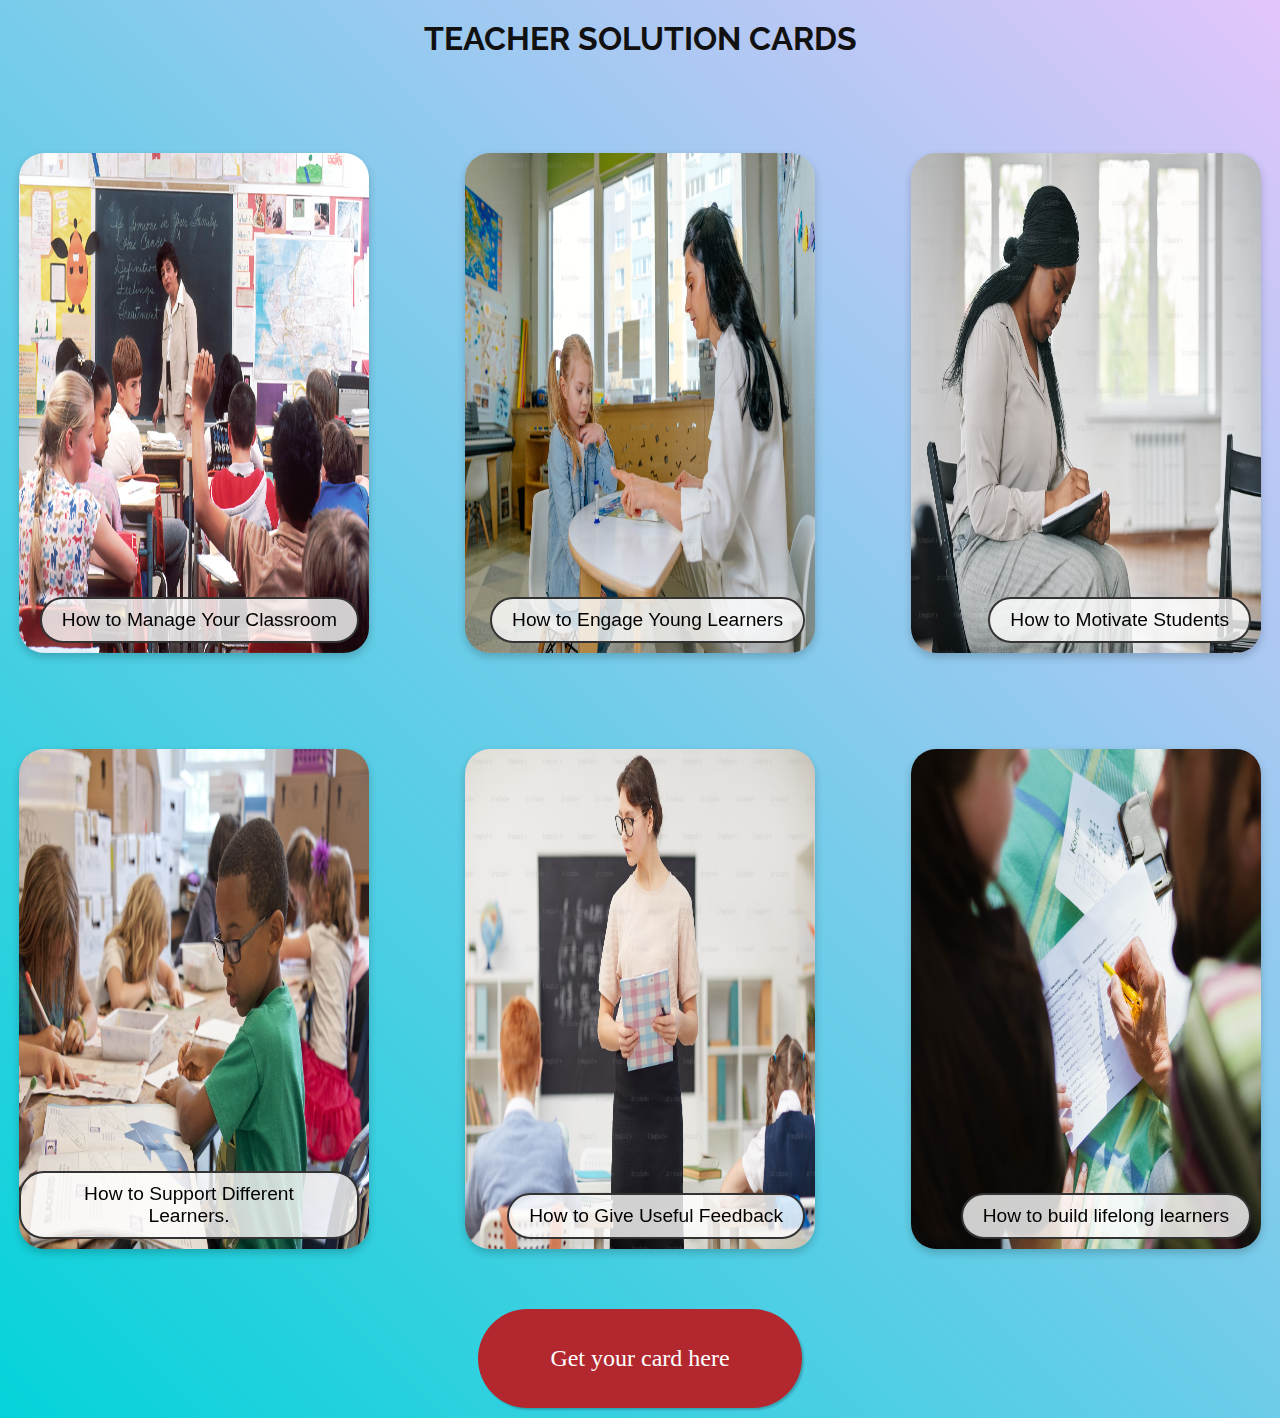
<file: 1.html>
<!DOCTYPE html>
<html lang="en">
<head>
    <meta charset="utf-8">
    <meta name="viewport" content="width=device-width, initial-scale=1">
    <link href="https://fonts.googleapis.com/css2?family=Raleway:wght@400;700&display=swap" rel="stylesheet">
    <link rel="stylesheet" type="text/css" href="style.css">
    <title>Flip Card</title>
</head>
<body>
    <h1>TEACHER SOLUTION CARDS</h1>
  
    <div class="wrapper1">
        <div class="top">
            <div class="flip-card card1">
                <div class="flip-card-inner">
                    <div class="flip-card-front">
                        <img src="photo-1577896851231-70ef18881754.avif" class="image1" width="350px" height="500px">
                        <div class="problem-text">
                            <p>How to Manage Your Classroom</p>
                        </div>
                    </div>
                    <div class="flip-card-back">
                        <h1>SOLUTION</h1>
                        <br>
                        <h3>Start with clear rules and routines for a calm learning atmosphere.</h3>
                        <br>
                        <br>
                        <br>
                        <p>Example: Use visuals and songs to help young children follow daily routines effectively.</p>
                        <br>
                        <br>
                        <br>
                        <h2>Age 3-6 years</h2>
                    </div>
                </div>
            </div>
            <div class="flip-card card2">
                <div class="flip-card-inner">
                    <div class="flip-card-front">
                        <img src="premium_photo-1661724564774-69a5c92a56da.avif" class="image1" width="350px" height="500px">
                        <div class="problem-text">
                            <p>How to Engage Young Learners</p>
                        </div>
                    </div>
                    <div class="flip-card-back">
                        <h1>SOLUTION</h1>
                        <br>
                        <h3>Use fun activities that involve them actively in learning.</h3>
                        <br>
                        <br>
                        <br>
                        <p>Example: Incorporate interactive storytelling and sensory play activities to keep their attention.</p>
                        <br>
                        <br>
                        <br>
                        <h2>Age 3-6 years</h2>
                    </div>
                </div>
            </div>
            <div class="flip-card card3">
                <div class="flip-card-inner">
                    <div class="flip-card-front">
                        <img src="premium_photo-1663040577595-316e4c773fce.avif" class="image1" width="350px" height="500px">
                        <div class="problem-text">
                            <p>How to Motivate Students</p>
                        </div>
                    </div>
                    <div class="flip-card-back">
                        <h1>SOLUTION</h1>
                        <br>
                        <h3>Connect lessons to their interests and the real world.</h3>
                        <br>
                        <br>
                        <br>
                        <p>Example: Integrate project-based learning where students solve real-life problems relevant to our communities.</p>
                        <br>
                        <br>
                        <br>
                        <h2>Age 11-14 years</h2>
                    </div>
                </div>
            </div>
        </div>
    </div>

    <div class="wrapper2">
        <div class="bottom">
            <div class="flip-card card4">
                <div class="flip-card-inner">
                    <div class="flip-card-front">
                        <img src="photo-1588072432836-e10032774350.avif" class="image1" width="350px" height="500px">
                        <div class="problem-text">
                            <p>How to Support Different Learners.</p>
                        </div>
                    </div>
                    <div class="flip-card-back">
                        <h1>SOLUTION</h1>
                        <br>
                        <h3>Use different teaching methods to help each student succeed.</h3>
                        <br>
                        <br>
                        <br>
                        <p>Example: Implement group activities like debates or collaborative research projects that cater to different strengths and preferences.</p>
                        <br>
                        <br>
                        <br>
                        <h2>Age 11-14 years</h2>
                    </div>
                </div>
            </div>
            <div class="flip-card card5">
                <div class="flip-card-inner">
                    <div class="flip-card-front">
                        <img src="premium_photo-1661901004198-0771cc6d5a53.avif" class="image1" width="350px" height="500px">
                        <div class="problem-text">
                            <p>How to Give Useful Feedback</p>
                        </div>
                    </div>
                    <div class="flip-card-back">
                        <h1>SOLUTION</h1>
                        <br>
                        <h3>Give feedback right away and show them what they can do better.</h3>
                        <br>
                        <br>
                        <br>
                        <p>Example: Use peer assessment and self-reflection exercises to encourage students to take ownership of their learning outcomes.</p>
                        <br>
                        <br>
                        <br>
                        <h2>Age 15-18 years</h2>
                    </div>
                </div>
            </div>
            <div class="flip-card card6">
                <div class="flip-card-inner">
                    <div class="flip-card-front">
                        <img src="photo-1589395937658-0557e7d89fad.avif" class="image1" width="350px" height="500px">
                        <div class="problem-text">
                            <p>How to build lifelong learners</p>
                        </div>
                    </div>
                    <div class="flip-card-back">
                        <h1>SOLUTION</h1>
                        <br>
                        <h3>Get them talking and working together on projects.</h3>
                        <br>
                        <br>
                        <br>
                        <p>Example: Facilitate class discussions on current affairs or organize group presentations that encourage critical thinking and collaboration.</p>
                        <br>
                        <br>
                        <br>
                        <h2>Age 15-18 years</h2>
                    </div>
                </div>
            </div>
        </div>
    </div>

    <div class="button-wrapper-cta">
        <a class="button-cta cta-button" href="https://wa.link/574l5i">Get your card here</a>
    </div>
</body>
</html>
</file>
<file: style.css>
* {
    margin: 0;
    padding: 0;
    box-sizing: border-box; /* Added box-sizing for better layout control */
  }
  h1 {
    text-align: center;
    color: rgb(18, 17, 17);
    font-family: 'Raleway';
    margin-top: 20px;
  }
  body {
    justify-items: center;
    background: linear-gradient(45deg, #04d3d9, #e2c5fb);
    font-family: Arial, sans-serif;
  }
  img {
    border-radius: 25px; 
  }
  .wrapper1, .wrapper2 {
    width: 100%;
    display: flex;
    justify-content: center;
    margin-top: 1in;
  }
  .top, .bottom {
    display: flex; 
    justify-content: center;
    align-items: center;
    flex-wrap: wrap;
    gap: 1in;
    perspective: 1000px;
  }
  .flip-card {
    background-color: transparent;
    width: 350px;
    height: 500px;
    perspective: 1000px;
  }
  .flip-card-inner {
    position: relative;
    width: 100%;
    height: 100%;
    text-align: center;
    transition: transform 0.6s;
    transform-style: preserve-3d;
    box-shadow: 0 4px 8px 0 rgba(0,0,0,0.2);
    border-radius: 25px;
  }
  .flip-card:hover .flip-card-inner {
    transform: rotateY(180deg);
  }
  .flip-card-front, .flip-card-back {
    position: absolute;
    width: 100%;
    height: 100%;
    -webkit-backface-visibility: hidden;
    backface-visibility: hidden;
    border-radius: 25px;
  }
  .flip-card-back {
    background-color: #ffffff;
    color: rgb(42, 66, 173);
    transform: rotateY(180deg);
    display: flex;
    flex-direction: column;
    justify-content: flex-start; /* Adjusted to keep content at the top */
    align-items: center;
    padding: 20px;
    font-size: 1.2em; /* Increased font size */
    border: 2px solid #333; /* Added border for thickness */
    border-radius: 25px;
  }
  .flip-card-back h1 {
    margin-bottom: 20px;
  }
  .flip-card-back h3 {
    color:#B3282F;
  }
  
  .problem-text {
    position: absolute;
    bottom: 10px;
    right: 10px; /* Positioned close to the edge */
    width: auto; /* Adjusted width */
    background-color: rgba(255, 255, 255, 0.8);
    padding: 10px 20px; /* Increased padding */
    box-sizing: border-box;
    border: 2px solid #333; /* Added border for thickness */
    border-radius: 25px;
    font-size: 1.2em; /* Increased font size */
  }
  .button-wrapper-cta {
    display: block;
    text-align: center;
    margin-top: 50px;
  }
  .cta-button {
    border: none;
    border-radius: 3em;
    box-shadow: 2px 2px 2px rgba(0, 0, 0, 0.2);
    display: inline-block;
    font-family: 'Old Standard TT', serif;
    font-size: 1.5em;
    text-decoration: none;
    padding: 1.5em 3em;
    background-color: #B3282F;
    color: #fff !important;
    margin: 10px;
  }
  .cta-button:hover {
    background-color: #6687BA;
  }
</file>
